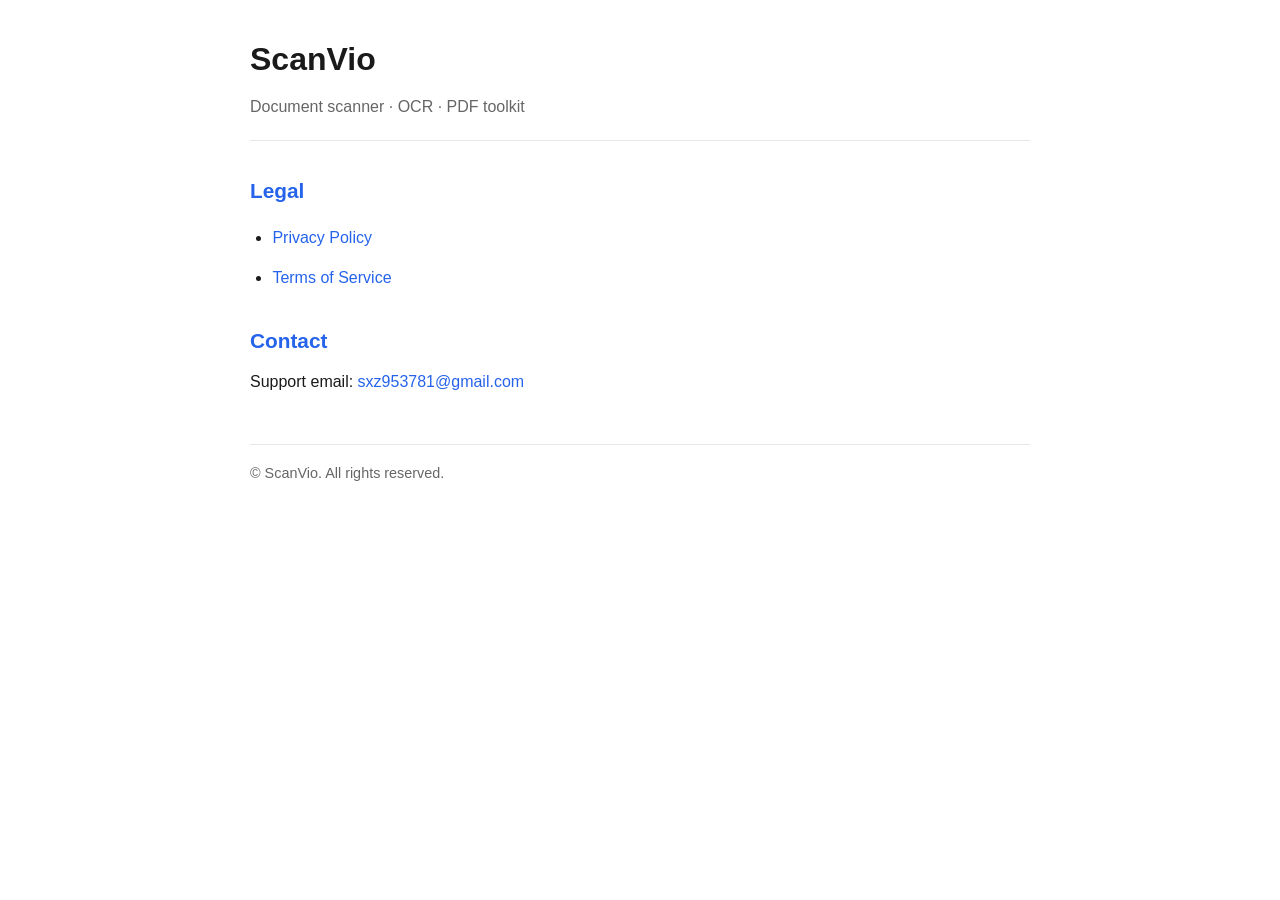
<file: index.html>
<!DOCTYPE html>
<html lang="en">
<head>
<meta charset="UTF-8">
<meta name="viewport" content="width=device-width, initial-scale=1.0">
<title>ScanVio — Document Scanner, OCR &amp; PDF Toolkit</title>
<meta name="description" content="ScanVio is a privacy-focused document scanner, OCR reader, and PDF toolkit for iPhone, iPad, Mac, and Android.">
<link rel="stylesheet" href="/style.css">
</head>
<body>
<main class="container">
  <header class="hero">
    <h1>ScanVio</h1>
    <p class="tagline">Document scanner · OCR · PDF toolkit</p>
  </header>

  <section>
    <h2>Legal</h2>
    <ul>
      <li><a href="/privacy-policy.html">Privacy Policy</a></li>
      <li><a href="/terms-of-service.html">Terms of Service</a></li>
    </ul>
  </section>

  <section>
    <h2>Contact</h2>
    <p>Support email: <a href="mailto:sxz953781@gmail.com">sxz953781@gmail.com</a></p>
  </section>

  <footer>
    <p class="muted">© ScanVio. All rights reserved.</p>
  </footer>
</main>
</body>
</html>
</file>
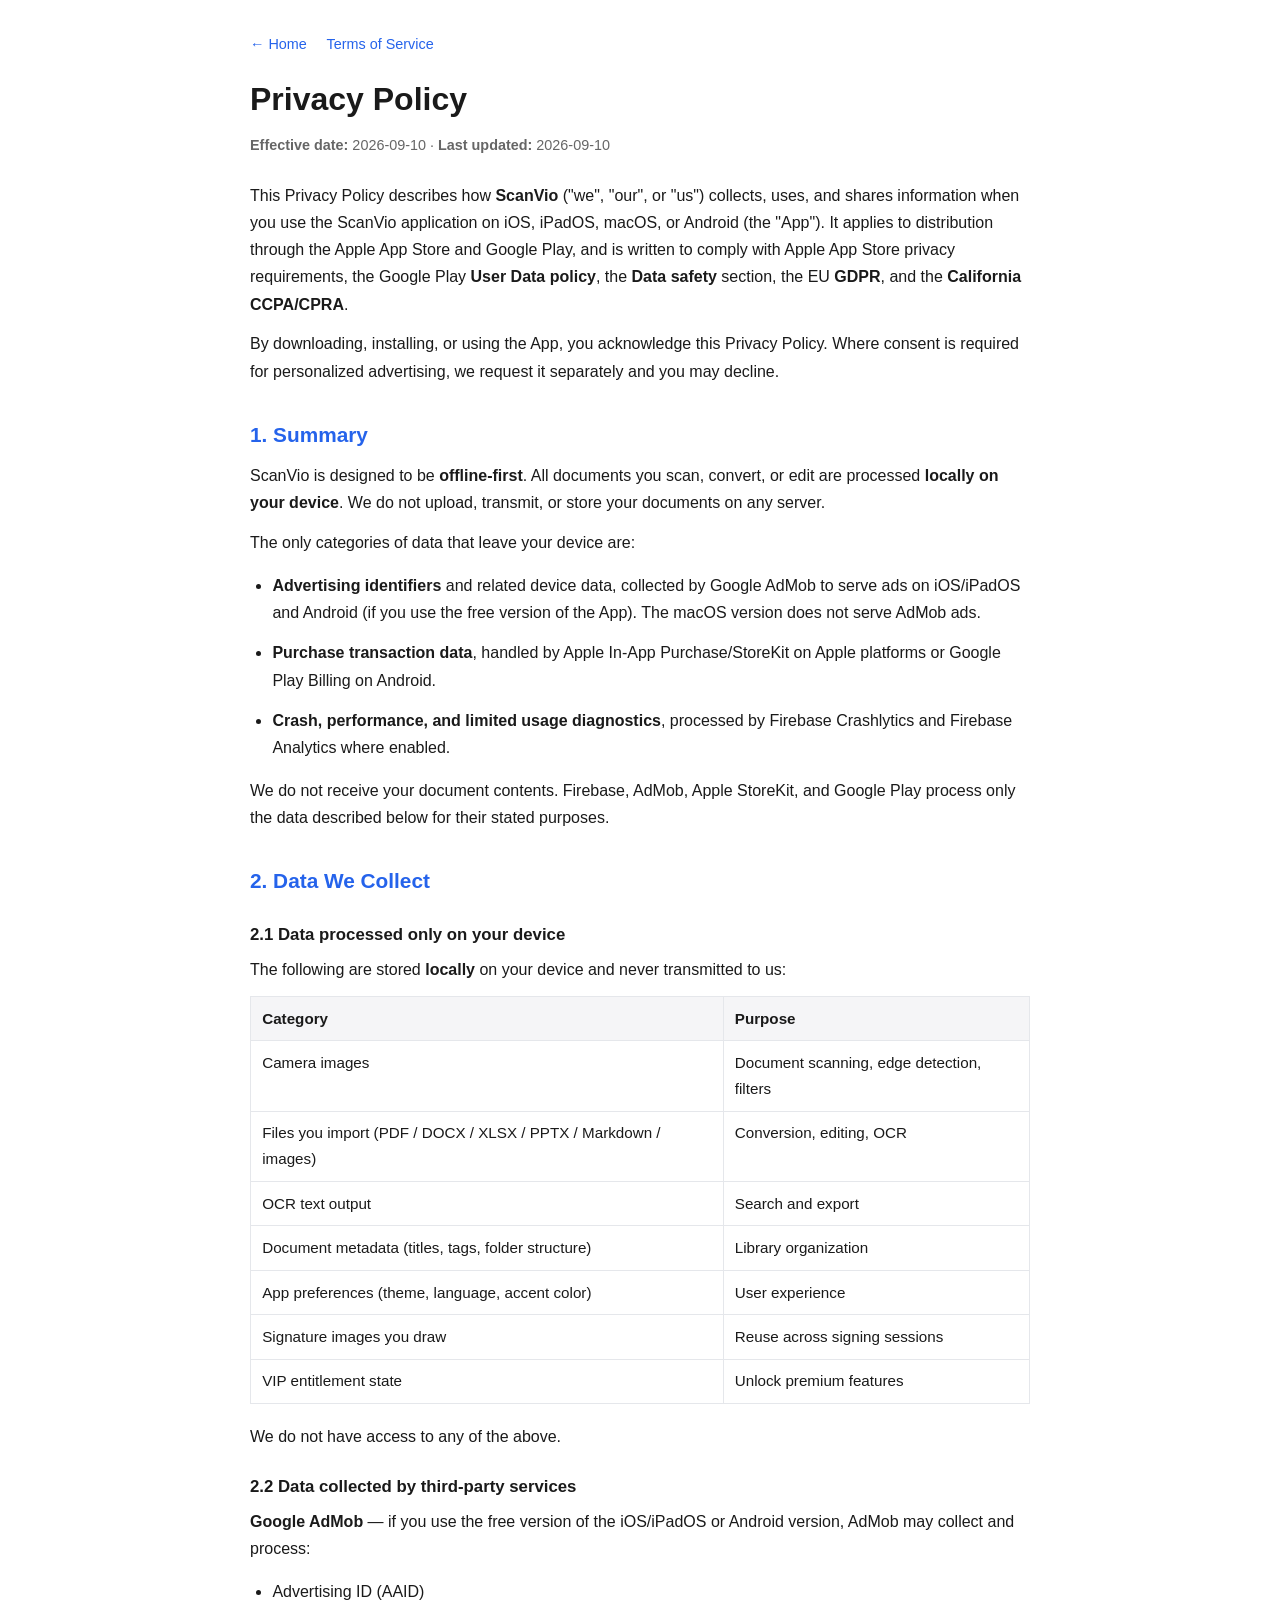
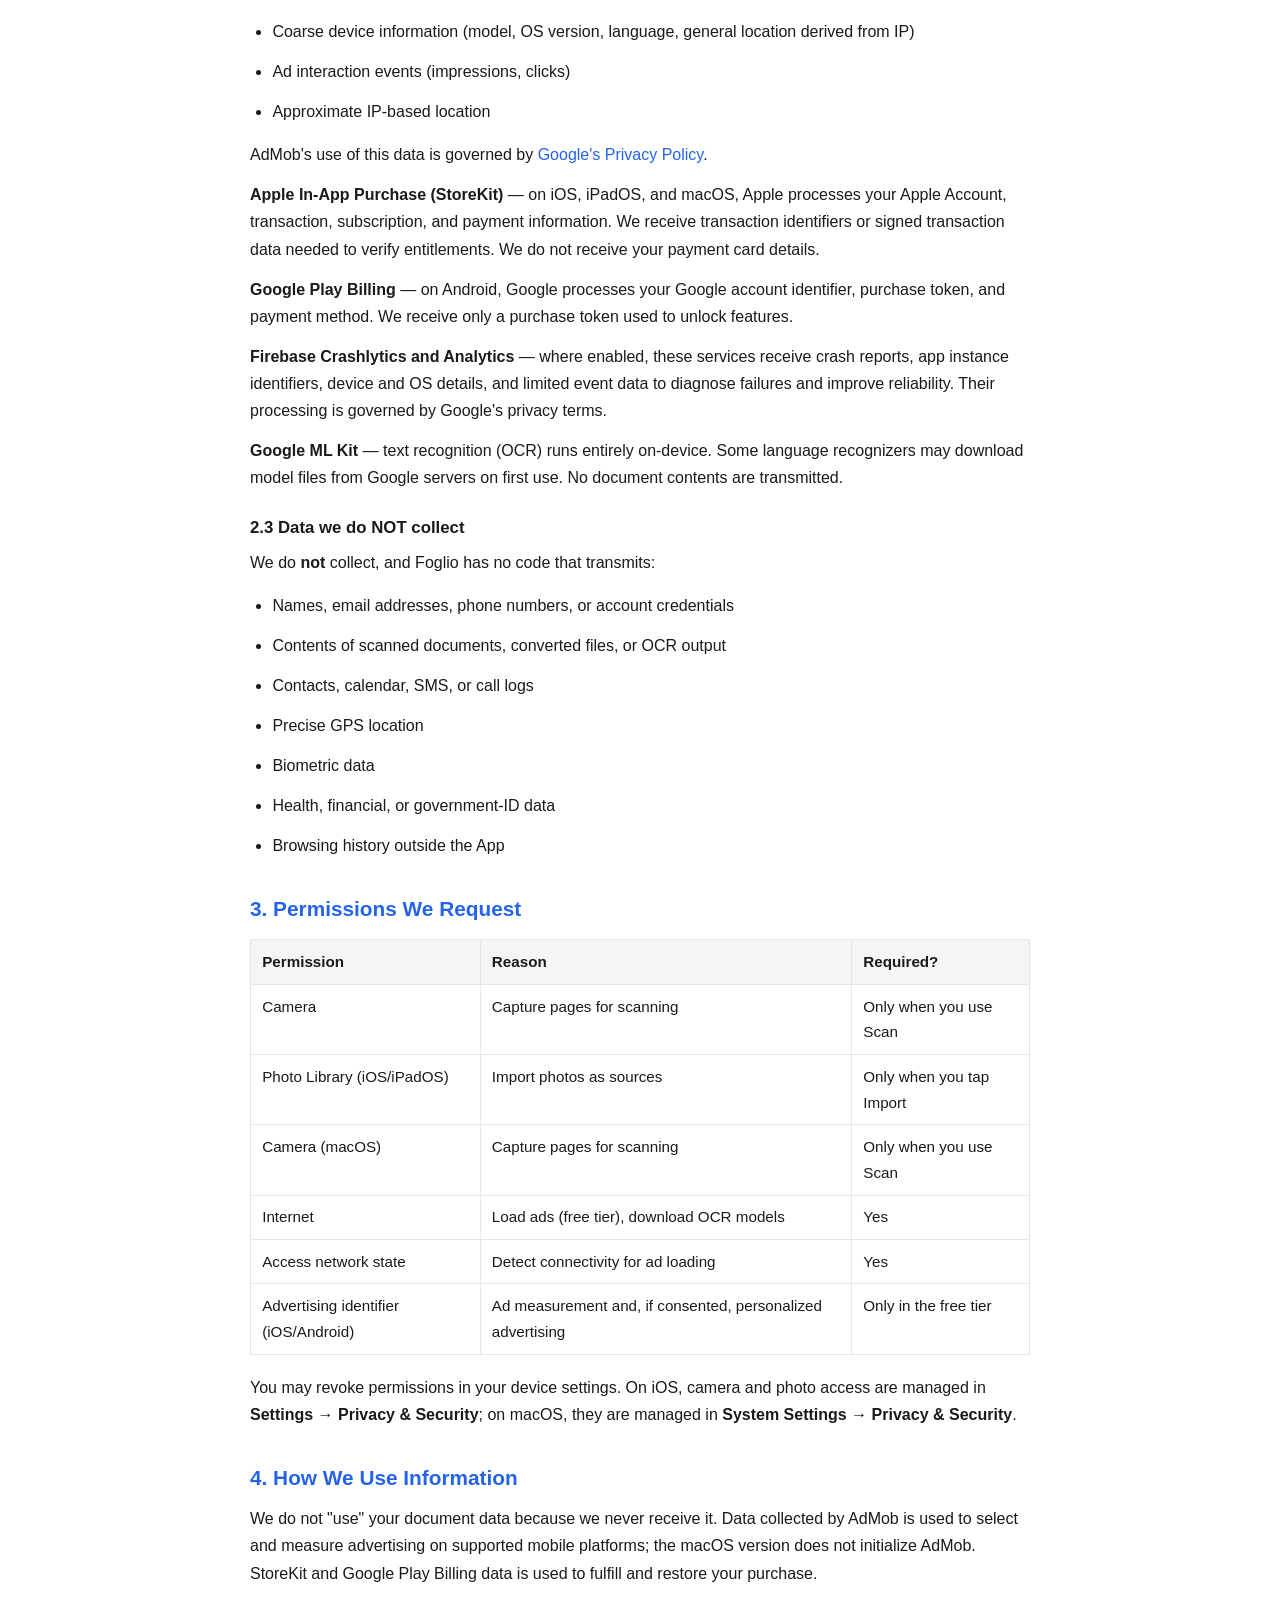
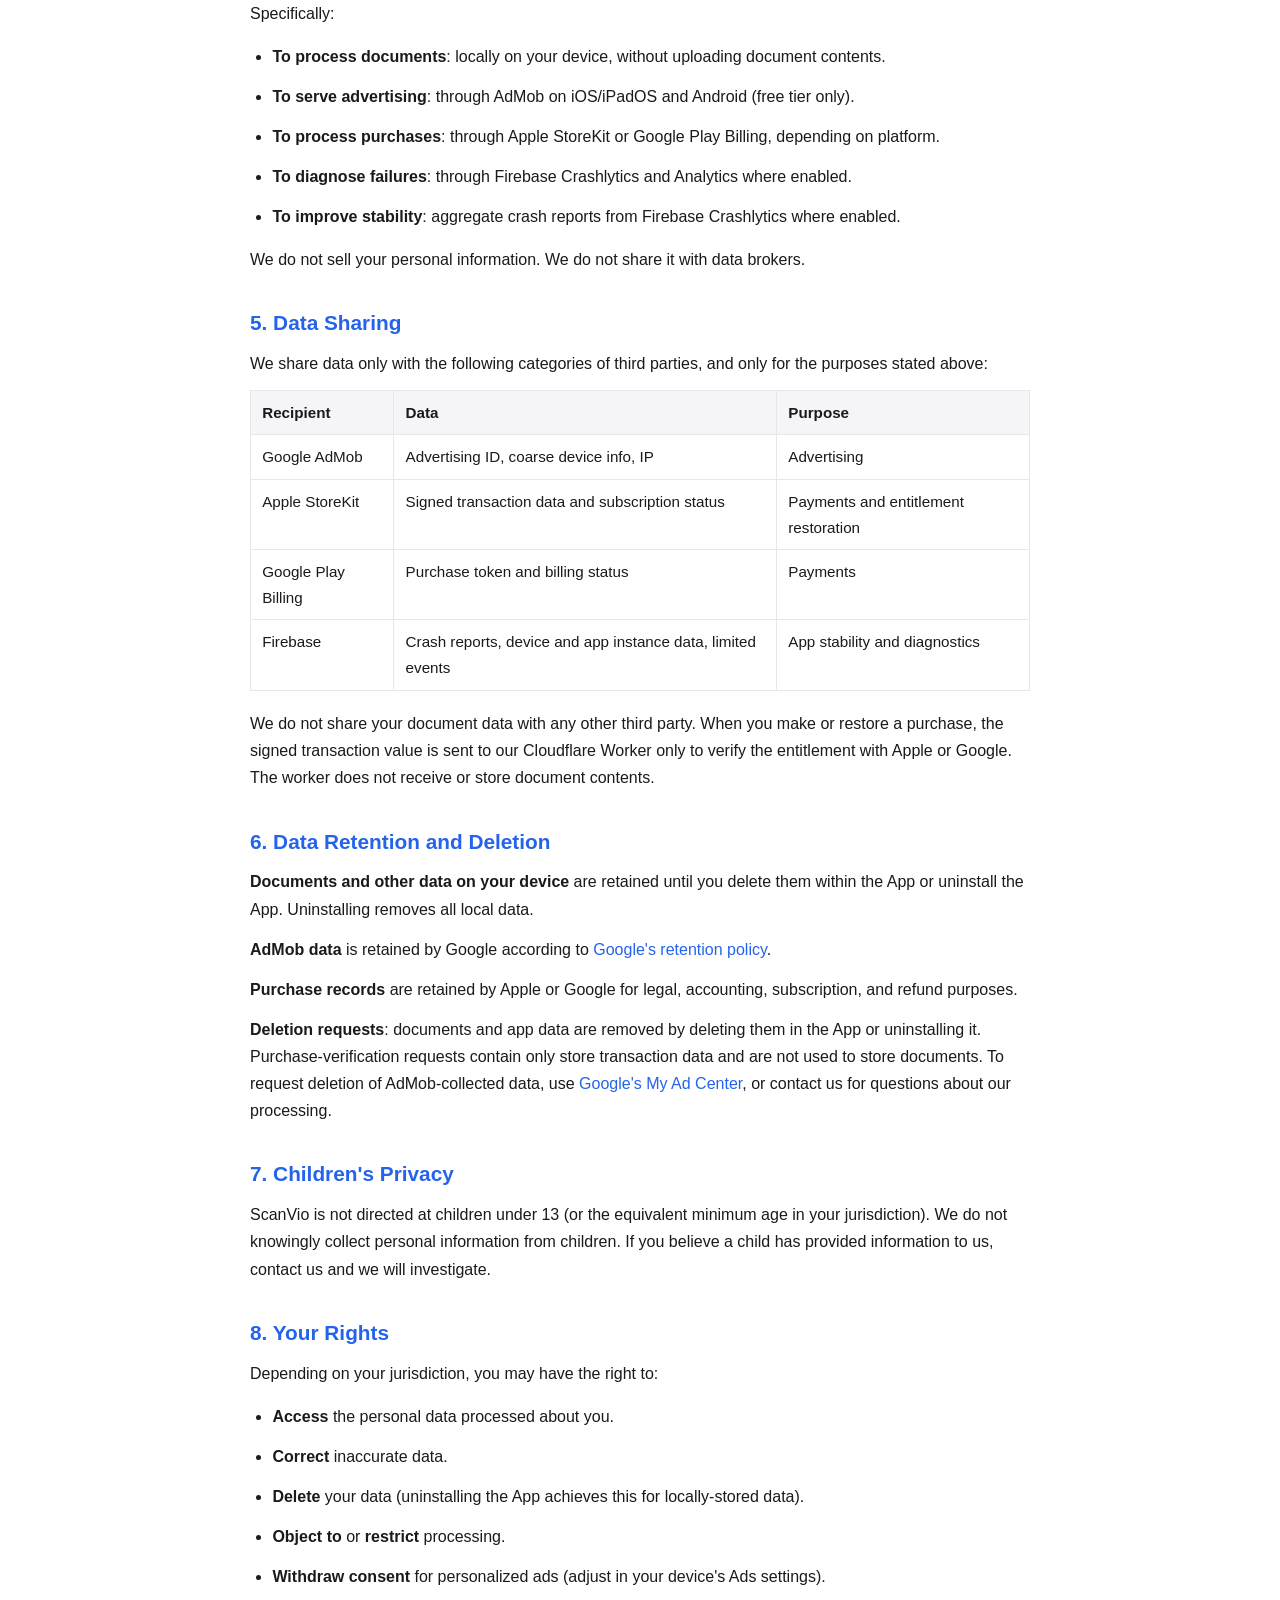
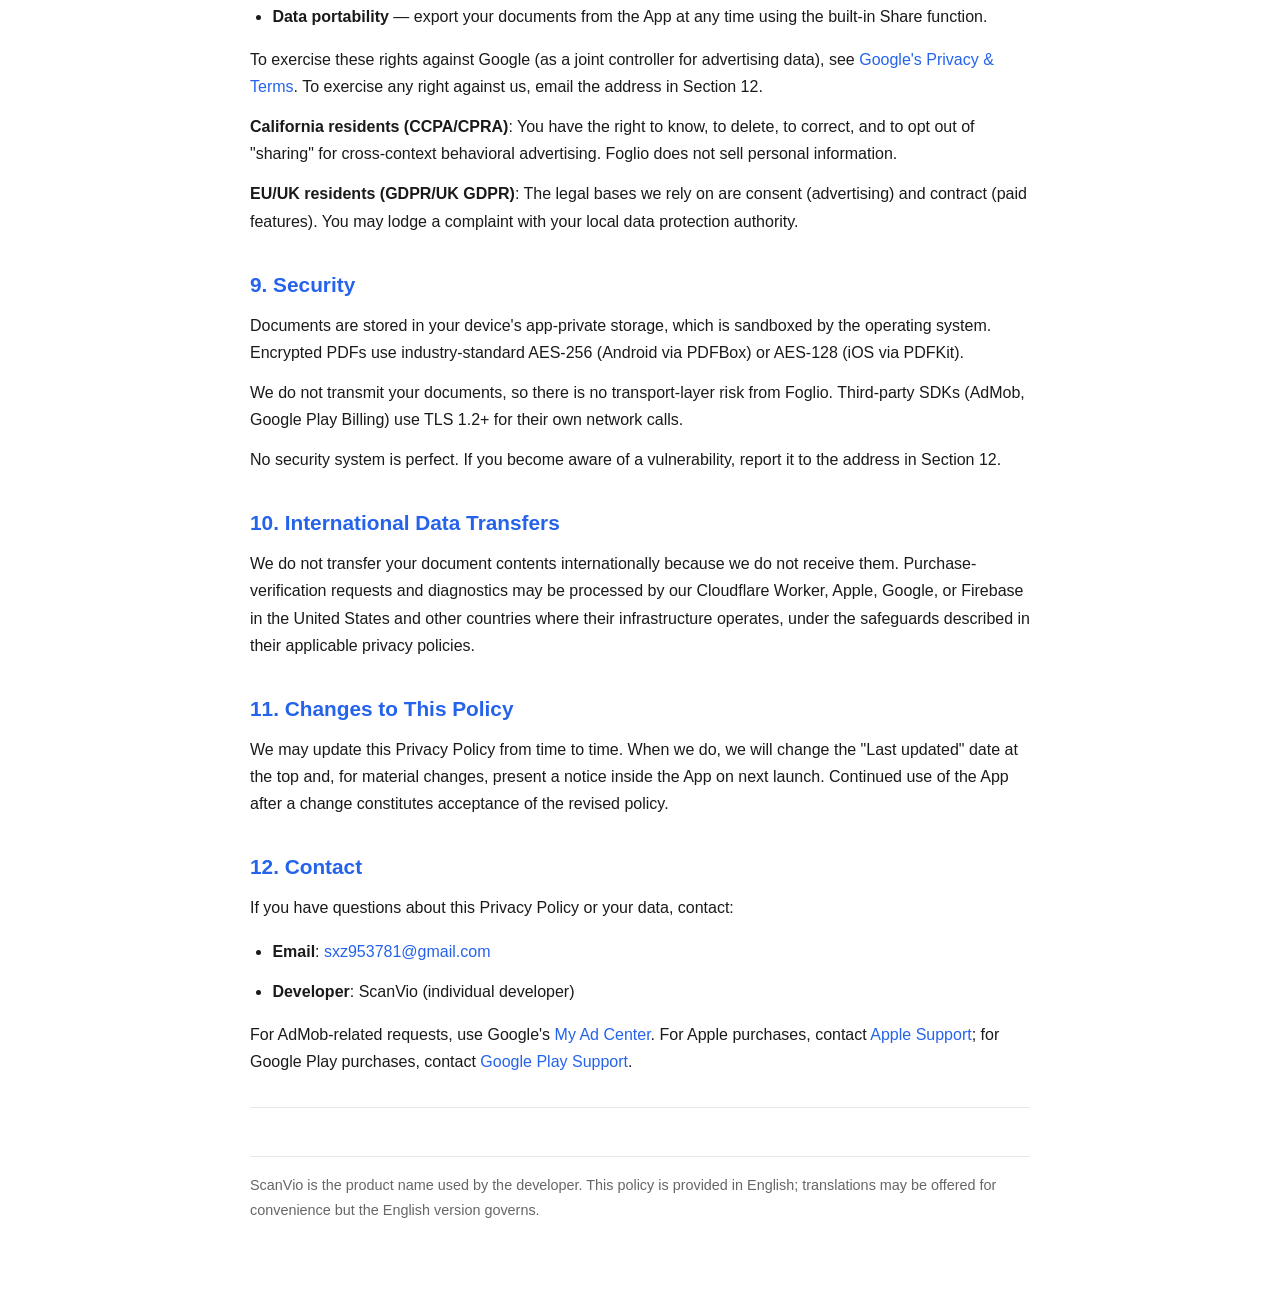
<file: privacy-policy.html>
<!DOCTYPE html>
<html lang="en">
<head>
<meta charset="UTF-8">
<meta name="viewport" content="width=device-width, initial-scale=1.0">
<title>ScanVio — Privacy Policy</title>
<link rel="stylesheet" href="/style.css">
</head>
<body>
<main class="container">
  <nav class="nav muted">
    <a href="/">← Home</a>
    <a href="/terms-of-service.html">Terms of Service</a>
  </nav>

  <h1>Privacy Policy</h1>
  <p class="updated"><strong>Effective date:</strong> 2026-09-10 · <strong>Last updated:</strong> 2026-09-10</p>

  <p>This Privacy Policy describes how <strong>ScanVio</strong> ("we", "our", or "us") collects, uses, and shares information when you use the ScanVio application on iOS, iPadOS, macOS, or Android (the "App"). It applies to distribution through the Apple App Store and Google Play, and is written to comply with Apple App Store privacy requirements, the Google Play <strong>User Data policy</strong>, the <strong>Data safety</strong> section, the EU <strong>GDPR</strong>, and the <strong>California CCPA/CPRA</strong>.</p>

  <p>By downloading, installing, or using the App, you acknowledge this Privacy Policy. Where consent is required for personalized advertising, we request it separately and you may decline.</p>

  <h2>1. Summary</h2>
  <p>ScanVio is designed to be <strong>offline-first</strong>. All documents you scan, convert, or edit are processed <strong>locally on your device</strong>. We do not upload, transmit, or store your documents on any server.</p>
  <p>The only categories of data that leave your device are:</p>
  <ul>
    <li><strong>Advertising identifiers</strong> and related device data, collected by Google AdMob to serve ads on iOS/iPadOS and Android (if you use the free version of the App). The macOS version does not serve AdMob ads.</li>
    <li><strong>Purchase transaction data</strong>, handled by Apple In-App Purchase/StoreKit on Apple platforms or Google Play Billing on Android.</li>
    <li><strong>Crash, performance, and limited usage diagnostics</strong>, processed by Firebase Crashlytics and Firebase Analytics where enabled.</li>
  </ul>
  <p>We do not receive your document contents. Firebase, AdMob, Apple StoreKit, and Google Play process only the data described below for their stated purposes.</p>

  <h2>2. Data We Collect</h2>

  <h3>2.1 Data processed only on your device</h3>
  <p>The following are stored <strong>locally</strong> on your device and never transmitted to us:</p>
  <table>
    <thead><tr><th>Category</th><th>Purpose</th></tr></thead>
    <tbody>
      <tr><td>Camera images</td><td>Document scanning, edge detection, filters</td></tr>
      <tr><td>Files you import (PDF / DOCX / XLSX / PPTX / Markdown / images)</td><td>Conversion, editing, OCR</td></tr>
      <tr><td>OCR text output</td><td>Search and export</td></tr>
      <tr><td>Document metadata (titles, tags, folder structure)</td><td>Library organization</td></tr>
      <tr><td>App preferences (theme, language, accent color)</td><td>User experience</td></tr>
      <tr><td>Signature images you draw</td><td>Reuse across signing sessions</td></tr>
      <tr><td>VIP entitlement state</td><td>Unlock premium features</td></tr>
    </tbody>
  </table>
  <p>We do not have access to any of the above.</p>

  <h3>2.2 Data collected by third-party services</h3>
  <p><strong>Google AdMob</strong> — if you use the free version of the iOS/iPadOS or Android version, AdMob may collect and process:</p>
  <ul>
    <li>Advertising ID (AAID)</li>
    <li>Coarse device information (model, OS version, language, general location derived from IP)</li>
    <li>Ad interaction events (impressions, clicks)</li>
    <li>Approximate IP-based location</li>
  </ul>
  <p>AdMob's use of this data is governed by <a href="https://policies.google.com/privacy">Google's Privacy Policy</a>.</p>

  <p><strong>Apple In-App Purchase (StoreKit)</strong> — on iOS, iPadOS, and macOS, Apple processes your Apple Account, transaction, subscription, and payment information. We receive transaction identifiers or signed transaction data needed to verify entitlements. We do not receive your payment card details.</p>

  <p><strong>Google Play Billing</strong> — on Android, Google processes your Google account identifier, purchase token, and payment method. We receive only a purchase token used to unlock features.</p>

  <p><strong>Firebase Crashlytics and Analytics</strong> — where enabled, these services receive crash reports, app instance identifiers, device and OS details, and limited event data to diagnose failures and improve reliability. Their processing is governed by Google's privacy terms.</p>

  <p><strong>Google ML Kit</strong> — text recognition (OCR) runs entirely on-device. Some language recognizers may download model files from Google servers on first use. No document contents are transmitted.</p>

  <h3>2.3 Data we do NOT collect</h3>
  <p>We do <strong>not</strong> collect, and Foglio has no code that transmits:</p>
  <ul>
    <li>Names, email addresses, phone numbers, or account credentials</li>
    <li>Contents of scanned documents, converted files, or OCR output</li>
    <li>Contacts, calendar, SMS, or call logs</li>
    <li>Precise GPS location</li>
    <li>Biometric data</li>
    <li>Health, financial, or government-ID data</li>
    <li>Browsing history outside the App</li>
  </ul>

  <h2>3. Permissions We Request</h2>
  <table>
    <thead><tr><th>Permission</th><th>Reason</th><th>Required?</th></tr></thead>
    <tbody>
      <tr><td>Camera</td><td>Capture pages for scanning</td><td>Only when you use Scan</td></tr>
      <tr><td>Photo Library (iOS/iPadOS)</td><td>Import photos as sources</td><td>Only when you tap Import</td></tr>
      <tr><td>Camera (macOS)</td><td>Capture pages for scanning</td><td>Only when you use Scan</td></tr>
      <tr><td>Internet</td><td>Load ads (free tier), download OCR models</td><td>Yes</td></tr>
      <tr><td>Access network state</td><td>Detect connectivity for ad loading</td><td>Yes</td></tr>
      <tr><td>Advertising identifier (iOS/Android)</td><td>Ad measurement and, if consented, personalized advertising</td><td>Only in the free tier</td></tr>
    </tbody>
  </table>
  <p>You may revoke permissions in your device settings. On iOS, camera and photo access are managed in <strong>Settings → Privacy &amp; Security</strong>; on macOS, they are managed in <strong>System Settings → Privacy &amp; Security</strong>.</p>

  <h2>4. How We Use Information</h2>
  <p>We do not "use" your document data because we never receive it. Data collected by AdMob is used to select and measure advertising on supported mobile platforms; the macOS version does not initialize AdMob. StoreKit and Google Play Billing data is used to fulfill and restore your purchase.</p>
  <p>Specifically:</p>
  <ul>
    <li><strong>To process documents</strong>: locally on your device, without uploading document contents.</li>
    <li><strong>To serve advertising</strong>: through AdMob on iOS/iPadOS and Android (free tier only).</li>
    <li><strong>To process purchases</strong>: through Apple StoreKit or Google Play Billing, depending on platform.</li>
    <li><strong>To diagnose failures</strong>: through Firebase Crashlytics and Analytics where enabled.</li>
    <li><strong>To improve stability</strong>: aggregate crash reports from Firebase Crashlytics where enabled.</li>
  </ul>
  <p>We do not sell your personal information. We do not share it with data brokers.</p>

  <h2>5. Data Sharing</h2>
  <p>We share data only with the following categories of third parties, and only for the purposes stated above:</p>
  <table>
    <thead><tr><th>Recipient</th><th>Data</th><th>Purpose</th></tr></thead>
    <tbody>
      <tr><td>Google AdMob</td><td>Advertising ID, coarse device info, IP</td><td>Advertising</td></tr>
      <tr><td>Apple StoreKit</td><td>Signed transaction data and subscription status</td><td>Payments and entitlement restoration</td></tr>
      <tr><td>Google Play Billing</td><td>Purchase token and billing status</td><td>Payments</td></tr>
      <tr><td>Firebase</td><td>Crash reports, device and app instance data, limited events</td><td>App stability and diagnostics</td></tr>
    </tbody>
  </table>
  <p>We do not share your document data with any other third party. When you make or restore a purchase, the signed transaction value is sent to our Cloudflare Worker only to verify the entitlement with Apple or Google. The worker does not receive or store document contents.</p>

  <h2>6. Data Retention and Deletion</h2>
  <p><strong>Documents and other data on your device</strong> are retained until you delete them within the App or uninstall the App. Uninstalling removes all local data.</p>
  <p><strong>AdMob data</strong> is retained by Google according to <a href="https://policies.google.com/technologies/retention">Google's retention policy</a>.</p>
  <p><strong>Purchase records</strong> are retained by Apple or Google for legal, accounting, subscription, and refund purposes.</p>
  <p><strong>Deletion requests</strong>: documents and app data are removed by deleting them in the App or uninstalling it. Purchase-verification requests contain only store transaction data and are not used to store documents. To request deletion of AdMob-collected data, use <a href="https://myadcenter.google.com/">Google's My Ad Center</a>, or contact us for questions about our processing.</p>

  <h2>7. Children's Privacy</h2>
  <p>ScanVio is not directed at children under 13 (or the equivalent minimum age in your jurisdiction). We do not knowingly collect personal information from children. If you believe a child has provided information to us, contact us and we will investigate.</p>

  <h2>8. Your Rights</h2>
  <p>Depending on your jurisdiction, you may have the right to:</p>
  <ul>
    <li><strong>Access</strong> the personal data processed about you.</li>
    <li><strong>Correct</strong> inaccurate data.</li>
    <li><strong>Delete</strong> your data (uninstalling the App achieves this for locally-stored data).</li>
    <li><strong>Object to</strong> or <strong>restrict</strong> processing.</li>
    <li><strong>Withdraw consent</strong> for personalized ads (adjust in your device's Ads settings).</li>
    <li><strong>Data portability</strong> — export your documents from the App at any time using the built-in Share function.</li>
  </ul>
  <p>To exercise these rights against Google (as a joint controller for advertising data), see <a href="https://policies.google.com/privacy">Google's Privacy &amp; Terms</a>. To exercise any right against us, email the address in Section 12.</p>
  <p><strong>California residents (CCPA/CPRA)</strong>: You have the right to know, to delete, to correct, and to opt out of "sharing" for cross-context behavioral advertising. Foglio does not sell personal information.</p>
  <p><strong>EU/UK residents (GDPR/UK GDPR)</strong>: The legal bases we rely on are consent (advertising) and contract (paid features). You may lodge a complaint with your local data protection authority.</p>

  <h2>9. Security</h2>
  <p>Documents are stored in your device's app-private storage, which is sandboxed by the operating system. Encrypted PDFs use industry-standard AES-256 (Android via PDFBox) or AES-128 (iOS via PDFKit).</p>
  <p>We do not transmit your documents, so there is no transport-layer risk from Foglio. Third-party SDKs (AdMob, Google Play Billing) use TLS 1.2+ for their own network calls.</p>
  <p>No security system is perfect. If you become aware of a vulnerability, report it to the address in Section 12.</p>

  <h2>10. International Data Transfers</h2>
  <p>We do not transfer your document contents internationally because we do not receive them. Purchase-verification requests and diagnostics may be processed by our Cloudflare Worker, Apple, Google, or Firebase in the United States and other countries where their infrastructure operates, under the safeguards described in their applicable privacy policies.</p>

  <h2>11. Changes to This Policy</h2>
  <p>We may update this Privacy Policy from time to time. When we do, we will change the "Last updated" date at the top and, for material changes, present a notice inside the App on next launch. Continued use of the App after a change constitutes acceptance of the revised policy.</p>

  <h2>12. Contact</h2>
  <p>If you have questions about this Privacy Policy or your data, contact:</p>
  <ul>
    <li><strong>Email</strong>: <a href="mailto:sxz953781@gmail.com">sxz953781@gmail.com</a></li>
    <li><strong>Developer</strong>: ScanVio (individual developer)</li>
  </ul>
  <p>For AdMob-related requests, use Google's <a href="https://myadcenter.google.com/">My Ad Center</a>. For Apple purchases, contact <a href="https://support.apple.com/billing">Apple Support</a>; for Google Play purchases, contact <a href="https://support.google.com/googleplay">Google Play Support</a>.</p>

  <hr>
  <footer>
    <p class="muted">ScanVio is the product name used by the developer. This policy is provided in English; translations may be offered for convenience but the English version governs.</p>
  </footer>
</main>
</body>
</html>
</file>
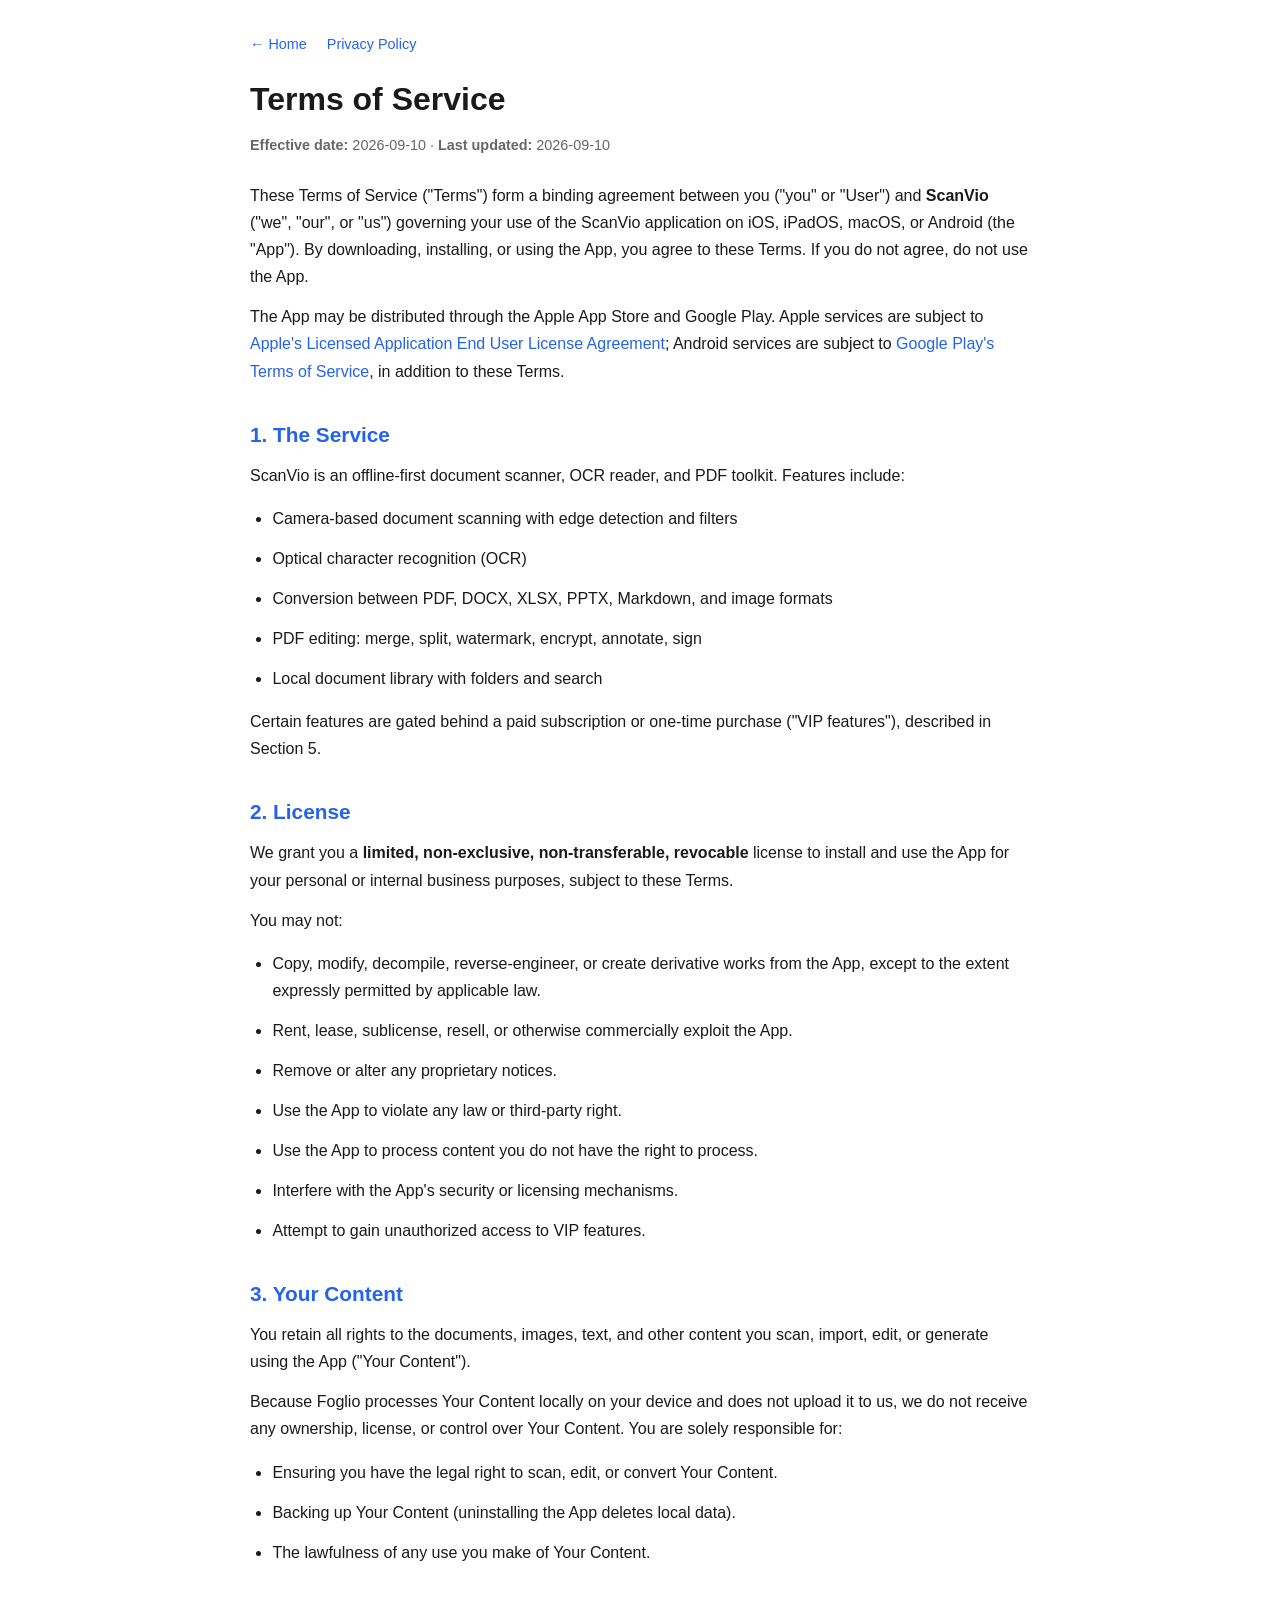
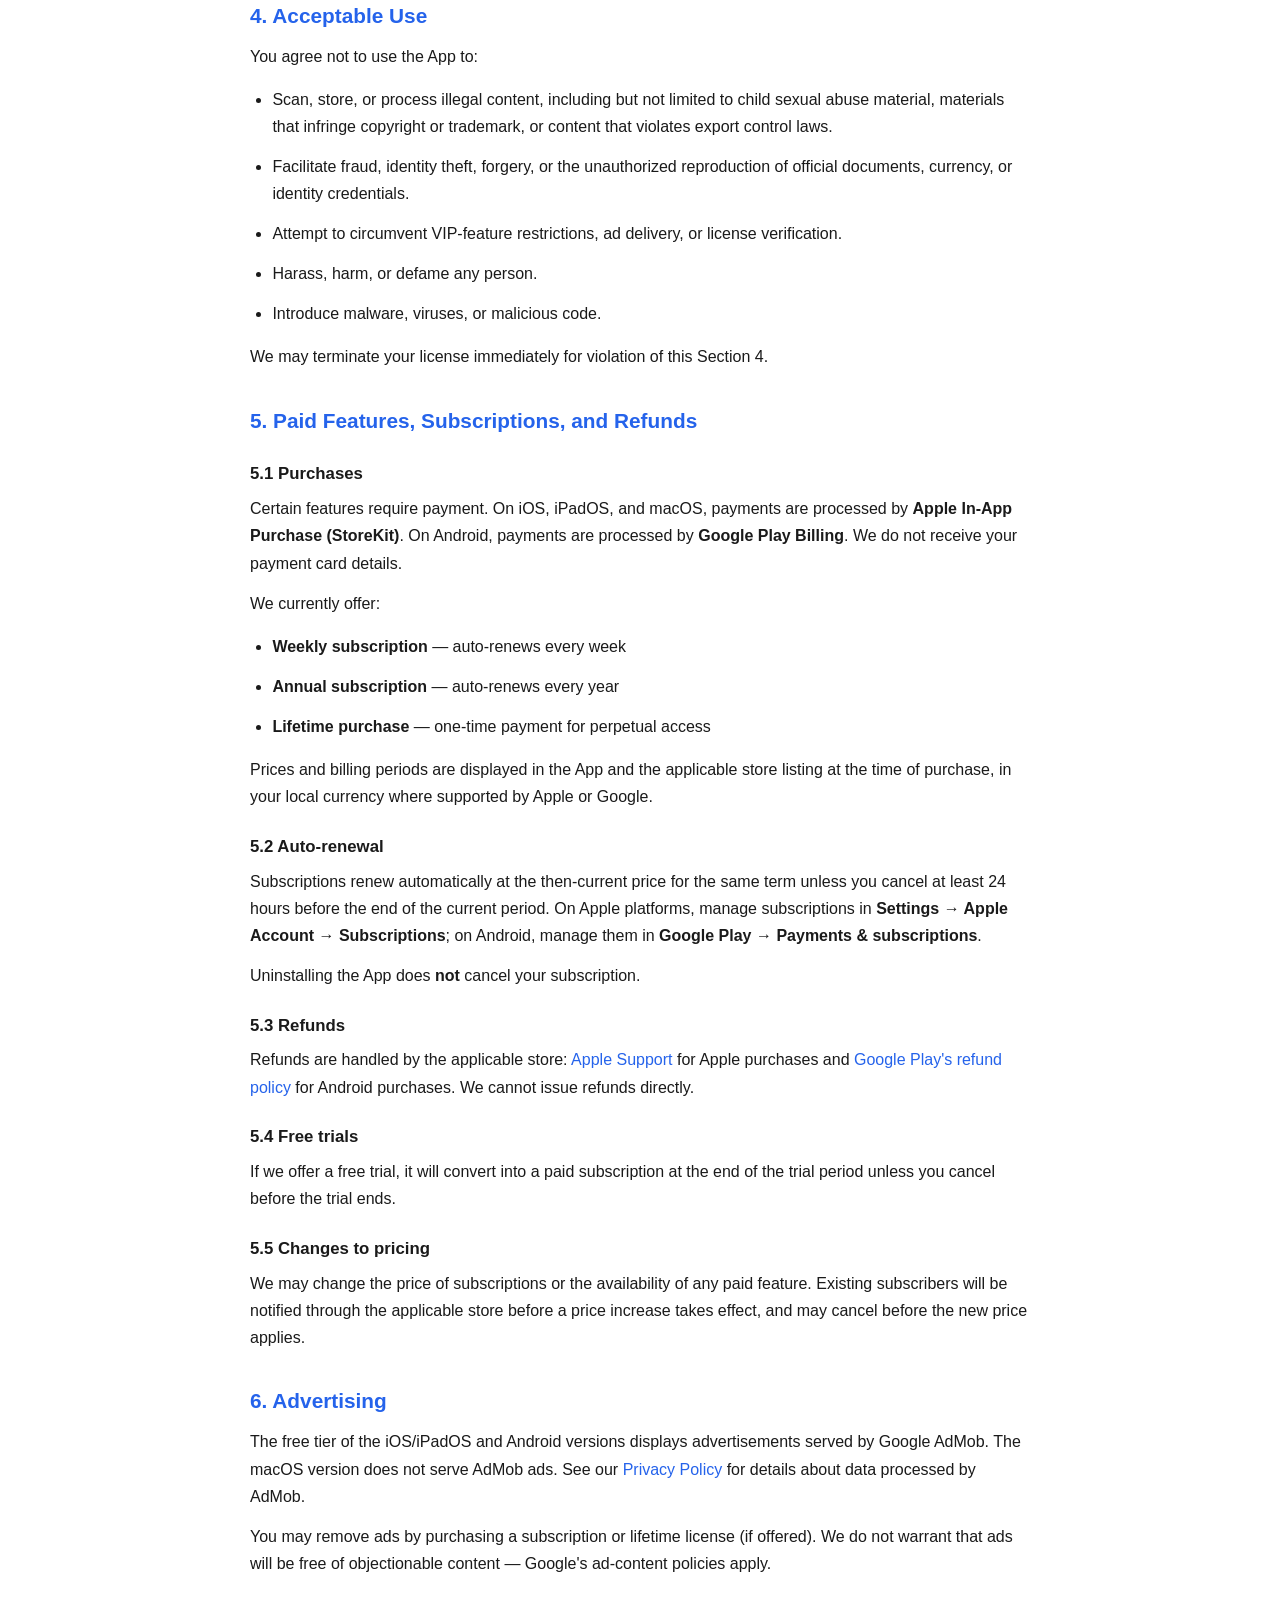
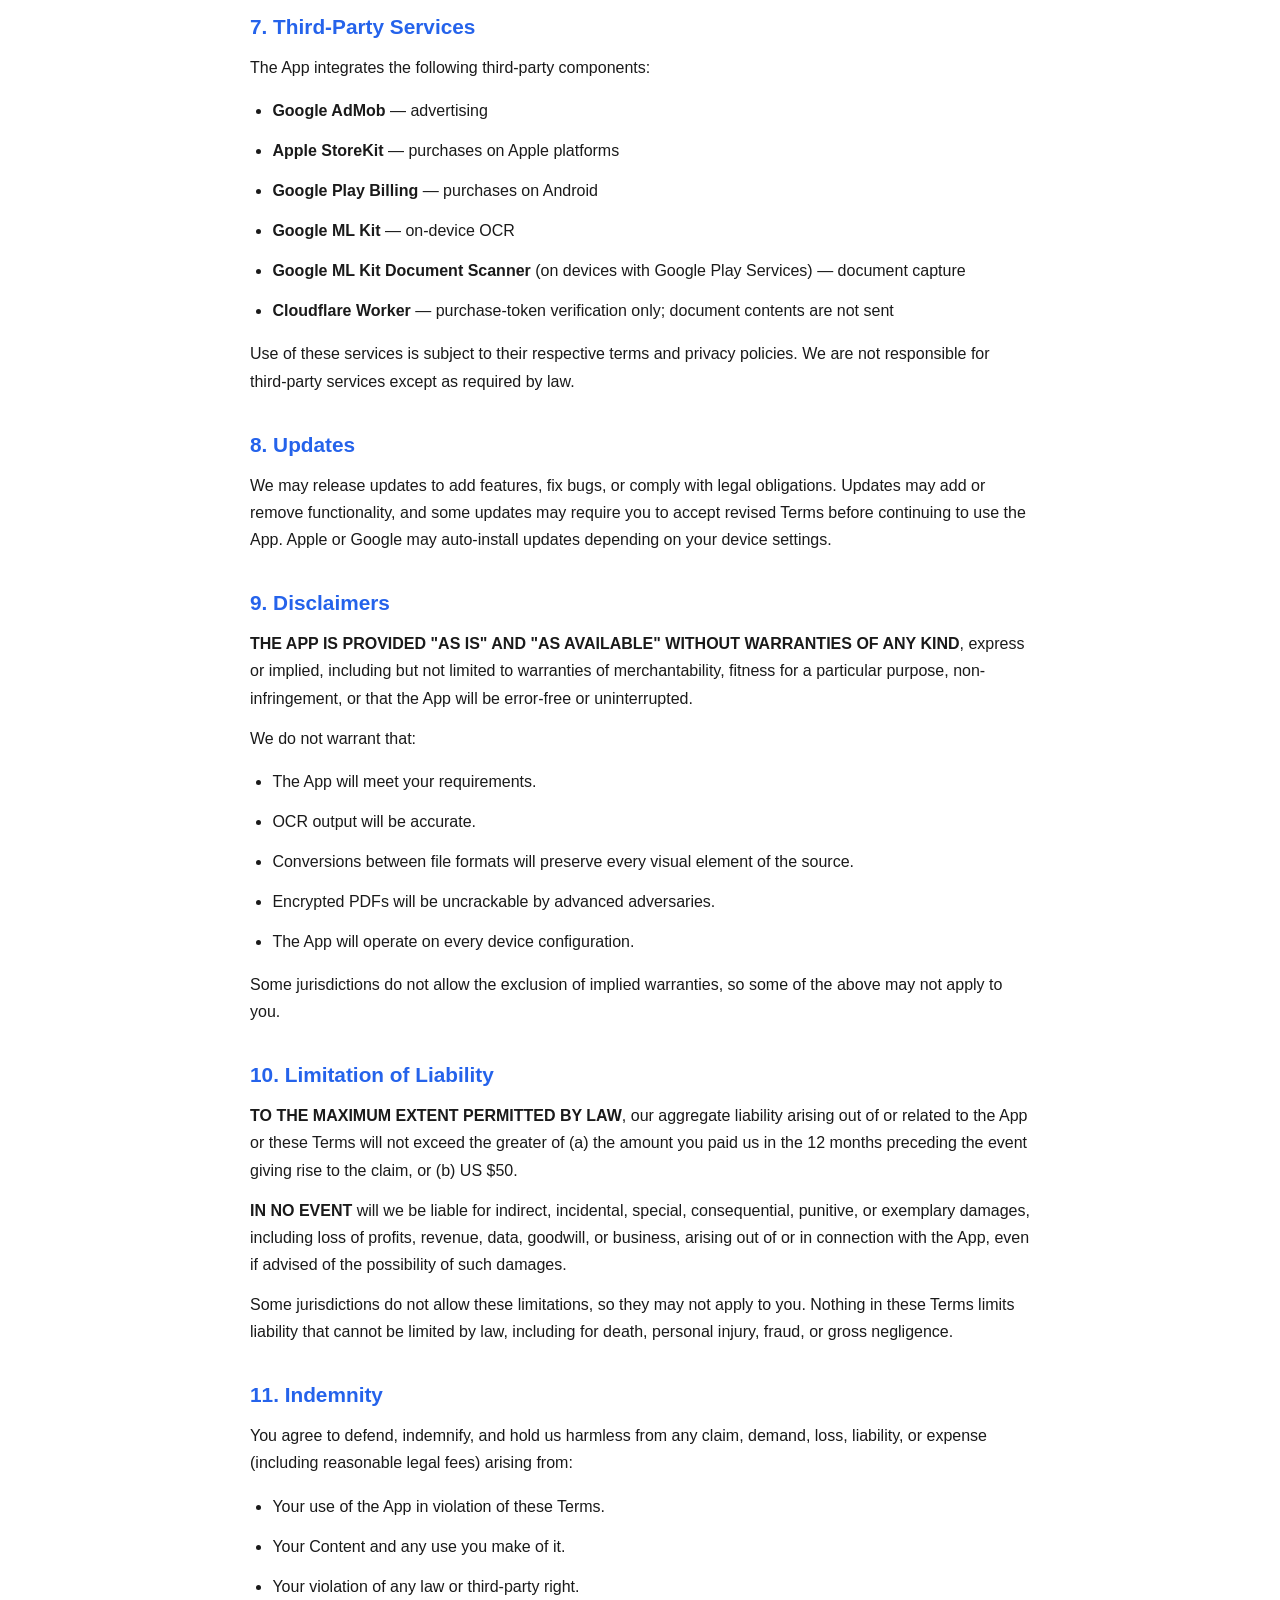
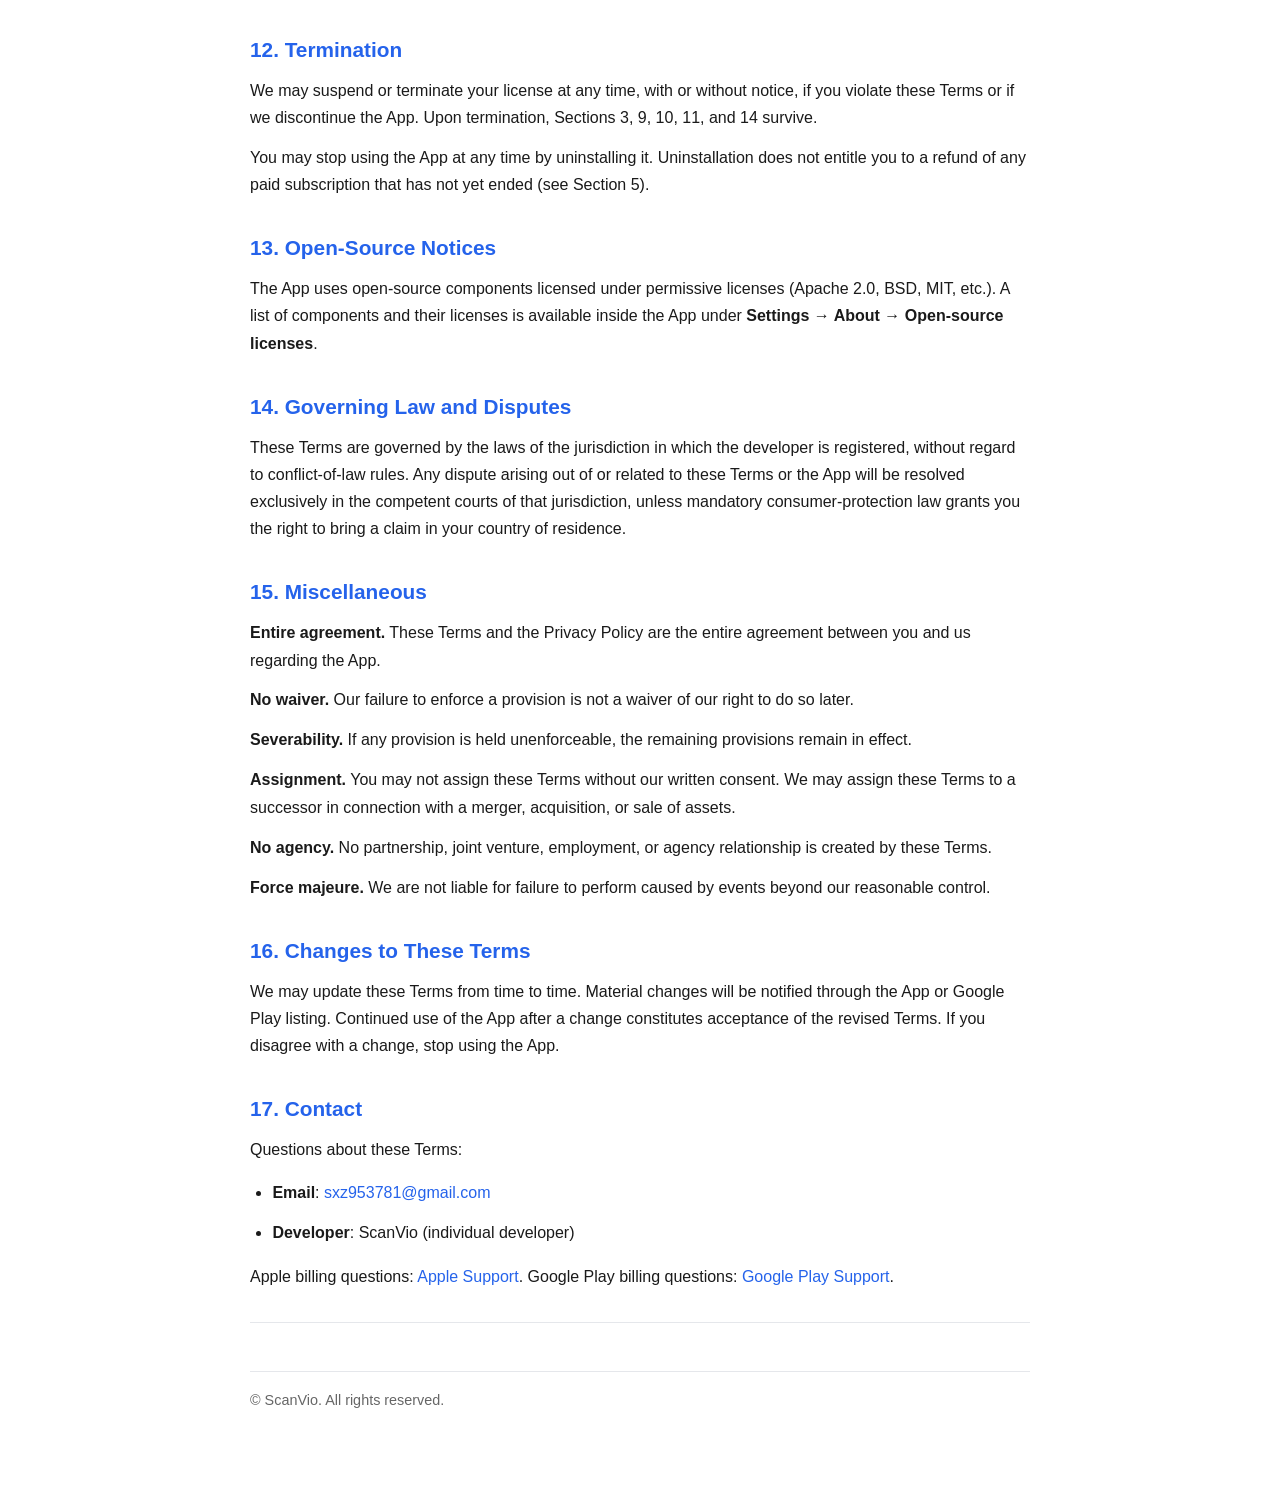
<file: terms-of-service.html>
<!DOCTYPE html>
<html lang="en">
<head>
<meta charset="UTF-8">
<meta name="viewport" content="width=device-width, initial-scale=1.0">
<title>ScanVio — Terms of Service</title>
<link rel="stylesheet" href="/style.css">
</head>
<body>
<main class="container">
  <nav class="nav muted">
    <a href="/">← Home</a>
    <a href="/privacy-policy.html">Privacy Policy</a>
  </nav>

  <h1>Terms of Service</h1>
  <p class="updated"><strong>Effective date:</strong> 2026-09-10 · <strong>Last updated:</strong> 2026-09-10</p>

  <p>These Terms of Service ("Terms") form a binding agreement between you ("you" or "User") and <strong>ScanVio</strong> ("we", "our", or "us") governing your use of the ScanVio application on iOS, iPadOS, macOS, or Android (the "App"). By downloading, installing, or using the App, you agree to these Terms. If you do not agree, do not use the App.</p>

  <p>The App may be distributed through the Apple App Store and Google Play. Apple services are subject to <a href="https://www.apple.com/legal/internet-services/itunes/dev/stdeula/">Apple's Licensed Application End User License Agreement</a>; Android services are subject to <a href="https://play.google.com/about/play-terms/">Google Play's Terms of Service</a>, in addition to these Terms.</p>

  <h2>1. The Service</h2>
  <p>ScanVio is an offline-first document scanner, OCR reader, and PDF toolkit. Features include:</p>
  <ul>
    <li>Camera-based document scanning with edge detection and filters</li>
    <li>Optical character recognition (OCR)</li>
    <li>Conversion between PDF, DOCX, XLSX, PPTX, Markdown, and image formats</li>
    <li>PDF editing: merge, split, watermark, encrypt, annotate, sign</li>
    <li>Local document library with folders and search</li>
  </ul>
  <p>Certain features are gated behind a paid subscription or one-time purchase ("VIP features"), described in Section 5.</p>

  <h2>2. License</h2>
  <p>We grant you a <strong>limited, non-exclusive, non-transferable, revocable</strong> license to install and use the App for your personal or internal business purposes, subject to these Terms.</p>
  <p>You may not:</p>
  <ul>
    <li>Copy, modify, decompile, reverse-engineer, or create derivative works from the App, except to the extent expressly permitted by applicable law.</li>
    <li>Rent, lease, sublicense, resell, or otherwise commercially exploit the App.</li>
    <li>Remove or alter any proprietary notices.</li>
    <li>Use the App to violate any law or third-party right.</li>
    <li>Use the App to process content you do not have the right to process.</li>
    <li>Interfere with the App's security or licensing mechanisms.</li>
    <li>Attempt to gain unauthorized access to VIP features.</li>
  </ul>

  <h2>3. Your Content</h2>
  <p>You retain all rights to the documents, images, text, and other content you scan, import, edit, or generate using the App ("Your Content").</p>
  <p>Because Foglio processes Your Content locally on your device and does not upload it to us, we do not receive any ownership, license, or control over Your Content. You are solely responsible for:</p>
  <ul>
    <li>Ensuring you have the legal right to scan, edit, or convert Your Content.</li>
    <li>Backing up Your Content (uninstalling the App deletes local data).</li>
    <li>The lawfulness of any use you make of Your Content.</li>
  </ul>

  <h2>4. Acceptable Use</h2>
  <p>You agree not to use the App to:</p>
  <ul>
    <li>Scan, store, or process illegal content, including but not limited to child sexual abuse material, materials that infringe copyright or trademark, or content that violates export control laws.</li>
    <li>Facilitate fraud, identity theft, forgery, or the unauthorized reproduction of official documents, currency, or identity credentials.</li>
    <li>Attempt to circumvent VIP-feature restrictions, ad delivery, or license verification.</li>
    <li>Harass, harm, or defame any person.</li>
    <li>Introduce malware, viruses, or malicious code.</li>
  </ul>
  <p>We may terminate your license immediately for violation of this Section 4.</p>

  <h2>5. Paid Features, Subscriptions, and Refunds</h2>

  <h3>5.1 Purchases</h3>
  <p>Certain features require payment. On iOS, iPadOS, and macOS, payments are processed by <strong>Apple In-App Purchase (StoreKit)</strong>. On Android, payments are processed by <strong>Google Play Billing</strong>. We do not receive your payment card details.</p>
  <p>We currently offer:</p>
  <ul>
    <li><strong>Weekly subscription</strong> — auto-renews every week</li>
    <li><strong>Annual subscription</strong> — auto-renews every year</li>
    <li><strong>Lifetime purchase</strong> — one-time payment for perpetual access</li>
  </ul>
  <p>Prices and billing periods are displayed in the App and the applicable store listing at the time of purchase, in your local currency where supported by Apple or Google.</p>

  <h3>5.2 Auto-renewal</h3>
  <p>Subscriptions renew automatically at the then-current price for the same term unless you cancel at least 24 hours before the end of the current period. On Apple platforms, manage subscriptions in <strong>Settings → Apple Account → Subscriptions</strong>; on Android, manage them in <strong>Google Play → Payments &amp; subscriptions</strong>.</p>
  <p>Uninstalling the App does <strong>not</strong> cancel your subscription.</p>

  <h3>5.3 Refunds</h3>
  <p>Refunds are handled by the applicable store: <a href="https://support.apple.com/billing">Apple Support</a> for Apple purchases and <a href="https://support.google.com/googleplay/answer/2479637">Google Play's refund policy</a> for Android purchases. We cannot issue refunds directly.</p>

  <h3>5.4 Free trials</h3>
  <p>If we offer a free trial, it will convert into a paid subscription at the end of the trial period unless you cancel before the trial ends.</p>

  <h3>5.5 Changes to pricing</h3>
  <p>We may change the price of subscriptions or the availability of any paid feature. Existing subscribers will be notified through the applicable store before a price increase takes effect, and may cancel before the new price applies.</p>

  <h2>6. Advertising</h2>
  <p>The free tier of the iOS/iPadOS and Android versions displays advertisements served by Google AdMob. The macOS version does not serve AdMob ads. See our <a href="/privacy-policy.html">Privacy Policy</a> for details about data processed by AdMob.</p>
  <p>You may remove ads by purchasing a subscription or lifetime license (if offered). We do not warrant that ads will be free of objectionable content — Google's ad-content policies apply.</p>

  <h2>7. Third-Party Services</h2>
  <p>The App integrates the following third-party components:</p>
  <ul>
    <li><strong>Google AdMob</strong> — advertising</li>
    <li><strong>Apple StoreKit</strong> — purchases on Apple platforms</li>
    <li><strong>Google Play Billing</strong> — purchases on Android</li>
    <li><strong>Google ML Kit</strong> — on-device OCR</li>
    <li><strong>Google ML Kit Document Scanner</strong> (on devices with Google Play Services) — document capture</li>
    <li><strong>Cloudflare Worker</strong> — purchase-token verification only; document contents are not sent</li>
  </ul>
  <p>Use of these services is subject to their respective terms and privacy policies. We are not responsible for third-party services except as required by law.</p>

  <h2>8. Updates</h2>
  <p>We may release updates to add features, fix bugs, or comply with legal obligations. Updates may add or remove functionality, and some updates may require you to accept revised Terms before continuing to use the App. Apple or Google may auto-install updates depending on your device settings.</p>

  <h2>9. Disclaimers</h2>
  <p><strong>THE APP IS PROVIDED "AS IS" AND "AS AVAILABLE" WITHOUT WARRANTIES OF ANY KIND</strong>, express or implied, including but not limited to warranties of merchantability, fitness for a particular purpose, non-infringement, or that the App will be error-free or uninterrupted.</p>
  <p>We do not warrant that:</p>
  <ul>
    <li>The App will meet your requirements.</li>
    <li>OCR output will be accurate.</li>
    <li>Conversions between file formats will preserve every visual element of the source.</li>
    <li>Encrypted PDFs will be uncrackable by advanced adversaries.</li>
    <li>The App will operate on every device configuration.</li>
  </ul>
  <p>Some jurisdictions do not allow the exclusion of implied warranties, so some of the above may not apply to you.</p>

  <h2>10. Limitation of Liability</h2>
  <p><strong>TO THE MAXIMUM EXTENT PERMITTED BY LAW</strong>, our aggregate liability arising out of or related to the App or these Terms will not exceed the greater of (a) the amount you paid us in the 12 months preceding the event giving rise to the claim, or (b) US $50.</p>
  <p><strong>IN NO EVENT</strong> will we be liable for indirect, incidental, special, consequential, punitive, or exemplary damages, including loss of profits, revenue, data, goodwill, or business, arising out of or in connection with the App, even if advised of the possibility of such damages.</p>
  <p>Some jurisdictions do not allow these limitations, so they may not apply to you. Nothing in these Terms limits liability that cannot be limited by law, including for death, personal injury, fraud, or gross negligence.</p>

  <h2>11. Indemnity</h2>
  <p>You agree to defend, indemnify, and hold us harmless from any claim, demand, loss, liability, or expense (including reasonable legal fees) arising from:</p>
  <ul>
    <li>Your use of the App in violation of these Terms.</li>
    <li>Your Content and any use you make of it.</li>
    <li>Your violation of any law or third-party right.</li>
  </ul>

  <h2>12. Termination</h2>
  <p>We may suspend or terminate your license at any time, with or without notice, if you violate these Terms or if we discontinue the App. Upon termination, Sections 3, 9, 10, 11, and 14 survive.</p>
  <p>You may stop using the App at any time by uninstalling it. Uninstallation does not entitle you to a refund of any paid subscription that has not yet ended (see Section 5).</p>

  <h2>13. Open-Source Notices</h2>
  <p>The App uses open-source components licensed under permissive licenses (Apache 2.0, BSD, MIT, etc.). A list of components and their licenses is available inside the App under <strong>Settings → About → Open-source licenses</strong>.</p>

  <h2>14. Governing Law and Disputes</h2>
  <p>These Terms are governed by the laws of the jurisdiction in which the developer is registered, without regard to conflict-of-law rules. Any dispute arising out of or related to these Terms or the App will be resolved exclusively in the competent courts of that jurisdiction, unless mandatory consumer-protection law grants you the right to bring a claim in your country of residence.</p>

  <h2>15. Miscellaneous</h2>
  <p><strong>Entire agreement.</strong> These Terms and the Privacy Policy are the entire agreement between you and us regarding the App.</p>
  <p><strong>No waiver.</strong> Our failure to enforce a provision is not a waiver of our right to do so later.</p>
  <p><strong>Severability.</strong> If any provision is held unenforceable, the remaining provisions remain in effect.</p>
  <p><strong>Assignment.</strong> You may not assign these Terms without our written consent. We may assign these Terms to a successor in connection with a merger, acquisition, or sale of assets.</p>
  <p><strong>No agency.</strong> No partnership, joint venture, employment, or agency relationship is created by these Terms.</p>
  <p><strong>Force majeure.</strong> We are not liable for failure to perform caused by events beyond our reasonable control.</p>

  <h2>16. Changes to These Terms</h2>
  <p>We may update these Terms from time to time. Material changes will be notified through the App or Google Play listing. Continued use of the App after a change constitutes acceptance of the revised Terms. If you disagree with a change, stop using the App.</p>

  <h2>17. Contact</h2>
  <p>Questions about these Terms:</p>
  <ul>
    <li><strong>Email</strong>: <a href="mailto:sxz953781@gmail.com">sxz953781@gmail.com</a></li>
    <li><strong>Developer</strong>: ScanVio (individual developer)</li>
  </ul>
  <p>Apple billing questions: <a href="https://support.apple.com/billing">Apple Support</a>. Google Play billing questions: <a href="https://support.google.com/googleplay">Google Play Support</a>.</p>

  <hr>
  <footer>
    <p class="muted">© ScanVio. All rights reserved.</p>
  </footer>
</main>
</body>
</html>
</file>
<file: style.css>
:root {
  --bg: #ffffff;
  --text: #1a1a1a;
  --muted: #666;
  --accent: #2563eb;
  --border: #e5e7eb;
  --code-bg: #f5f5f7;
}
@media (prefers-color-scheme: dark) {
  :root {
    --bg: #0f1115;
    --text: #ececec;
    --muted: #9aa0a6;
    --accent: #60a5fa;
    --border: #2a2f3a;
    --code-bg: #191c22;
  }
}
* { box-sizing: border-box; }
html, body { margin: 0; padding: 0; }
body {
  background: var(--bg);
  color: var(--text);
  font: 16px/1.7 -apple-system, BlinkMacSystemFont, "Segoe UI", Roboto,
    "Helvetica Neue", Arial, "PingFang SC", "Hiragino Sans GB",
    "Microsoft YaHei", sans-serif;
  padding: 2rem 1rem 4rem;
}
.container { max-width: 780px; margin: 0 auto; }
.hero { border-bottom: 1px solid var(--border); padding-bottom: 1.25rem; margin-bottom: 1.5rem; }
h1 { font-size: 2rem; margin: 0 0 .4rem; }
h2 { font-size: 1.3rem; margin: 2rem 0 .6rem; color: var(--accent); }
h3 { font-size: 1.05rem; margin: 1.4rem 0 .4rem; }
.tagline { color: var(--muted); margin: 0; }
.muted { color: var(--muted); font-size: .9rem; }
.updated { color: var(--muted); font-size: .9rem; margin-bottom: 1.5rem; }
p, li { margin: 0 0 .8rem; }
ul, ol { padding-left: 1.4rem; }
a { color: var(--accent); text-decoration: none; }
a:hover { text-decoration: underline; }
code { background: var(--code-bg); padding: .1em .35em; border-radius: 4px; font-size: .95em; }
hr { border: none; border-top: 1px solid var(--border); margin: 2rem 0; }
table { width: 100%; border-collapse: collapse; margin: .8rem 0 1.2rem; font-size: .95rem; }
th, td { border: 1px solid var(--border); padding: .55rem .7rem; text-align: left; vertical-align: top; }
th { background: var(--code-bg); }
.nav { margin-bottom: 1rem; }
.nav a { margin-right: 1rem; }
footer { margin-top: 3rem; border-top: 1px solid var(--border); padding-top: 1rem; }
</file>
